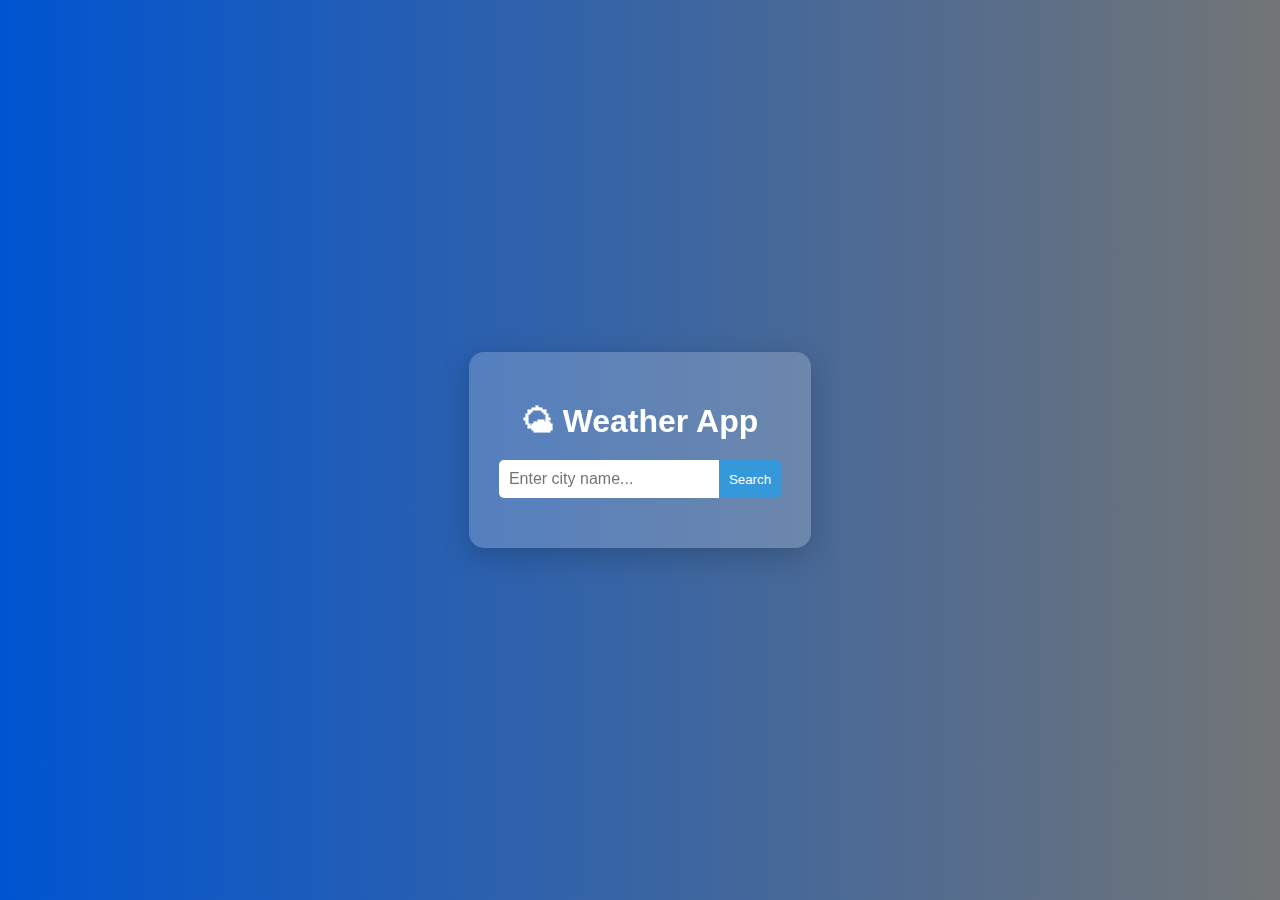
<file: Weather/index.html>
<!DOCTYPE html>
<html lang="en">

<head>
  <meta charset="UTF-8" />
  <meta name="viewport" content="width=device-width, initial-scale=1.0" />
  <title>🌤 Weather App</title>
  <link rel="stylesheet" href="style.css" />
</head>

<body>
  <div class="container">
    <h1>🌤 Weather App</h1>
    <div class="search-box">
      <input type="text" id="cityInput" placeholder="Enter city name..." />
      <button onclick="getWeather()">Search</button>
    </div>
    <div class="weather-card" id="weatherCard"></div>
  </div>
  <script src="script.js"></script>
</body>

</html>
</file>
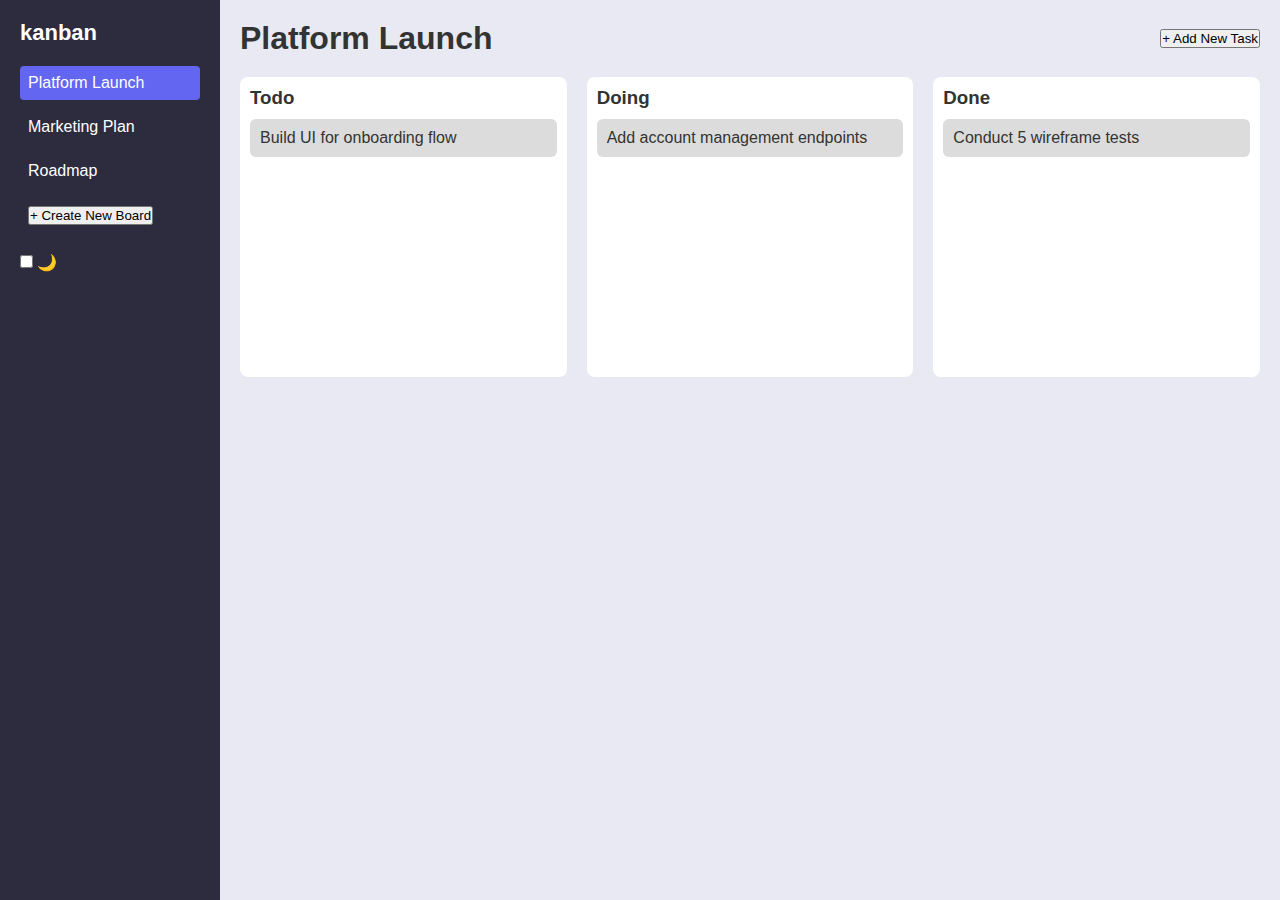
<file: Quiz/kanban/index.html>
<!DOCTYPE html>
<html lang="en">
<head>
  <meta charset="UTF-8" />
  <meta name="viewport" content="width=device-width, initial-scale=1.0" />
  <title>Kanban Task Management</title>
  <link rel="stylesheet" href="style.css" />
</head>
<body>
  <div class="app">
    <aside class="sidebar">
      <h2>kanban</h2>
      <ul class="board-list">
        <li class="active">Platform Launch</li>
        <li>Marketing Plan</li>
        <li>Roadmap</li>
        <li><button id="new-board">+ Create New Board</button></li>
      </ul>
      <div class="theme-toggle">
        <label>
          <input type="checkbox" id="toggle-theme" />
          <span>🌙</span>
        </label>
      </div>
    </aside>

    <main class="board">
      <header>
        <h1>Platform Launch</h1>
        <button id="add-task">+ Add New Task</button>
      </header>

      <section class="columns">
        <div class="column">
          <h3>Todo</h3>
          <div class="task">Build UI for onboarding flow</div>
        </div>
        <div class="column">
          <h3>Doing</h3>
          <div class="task">Add account management endpoints</div>
        </div>
        <div class="column">
          <h3>Done</h3>
          <div class="task">Conduct 5 wireframe tests</div>
        </div>
      </section>
    </main>
  </div>

  <script src="script.js"></script>
</body>
</html>
</file>
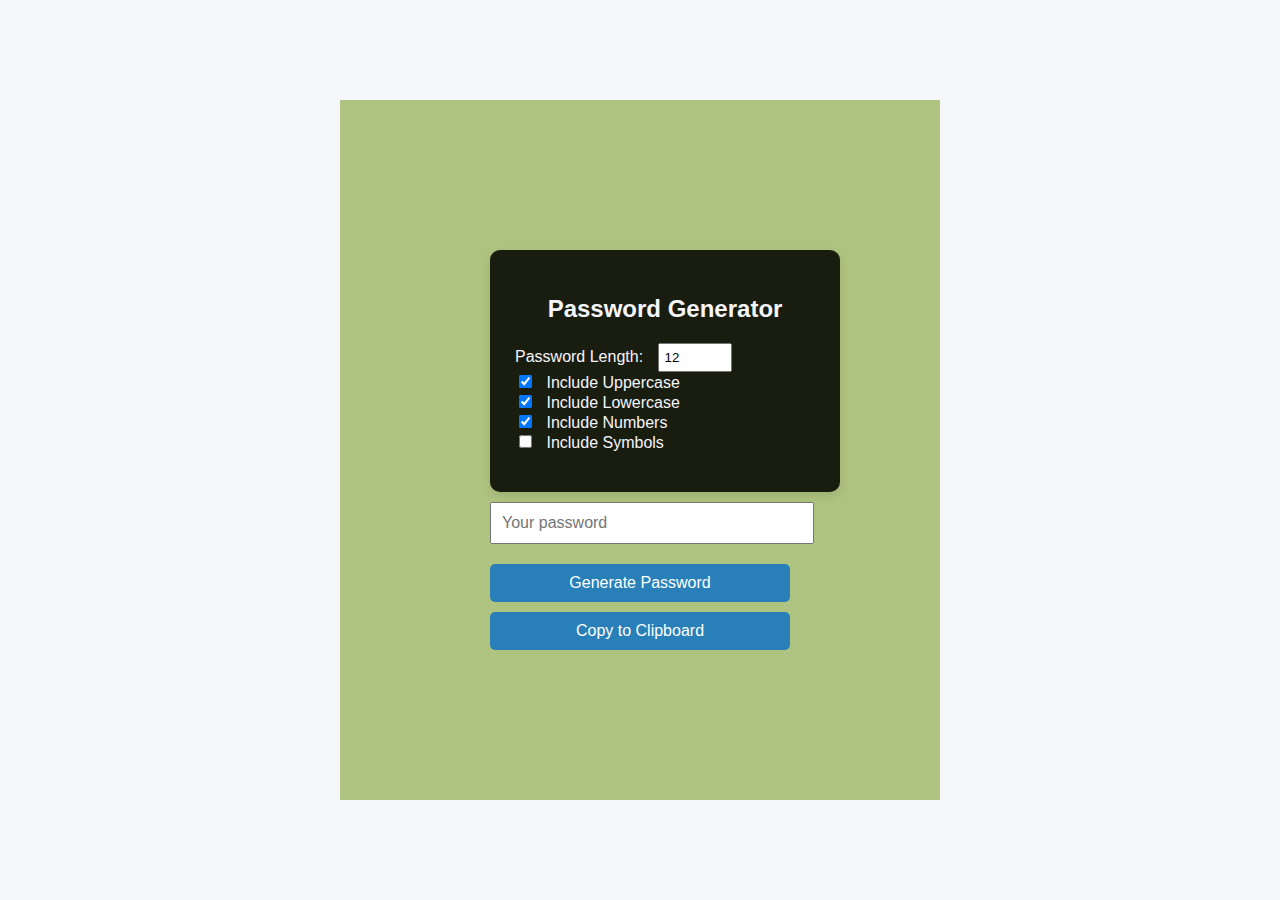
<file: Quiz/passward.html>
<!DOCTYPE html>
<html lang="en">
<head>
  <meta charset="UTF-8">
  <title>Password Generator</title>
  <link rel="stylesheet" href="style.css">
</head>
<body>
    <div class="main">
  <div class="app">
    <h2>Password Generator</h2>

    <div class="controls">
      <label>Password Length:
        <input type="number" id="length" value="12" min="4" max="50">
      </label>
      <div><input type="checkbox" id="uppercase" checked> Include Uppercase</div>
      <div><input type="checkbox" id="lowercase" checked> Include Lowercase</div>
      <div><input type="checkbox" id="numbers" checked> Include Numbers</div>
      <div><input type="checkbox" id="symbols"> Include Symbols</div>
    </div>
    </div>

    <input type="text" id="result" placeholder="Your password" readonly>
    <button onclick="generatePassword()">Generate Password</button>
    <button onclick="copyPassword()">Copy to Clipboard</button>
  </div>

  <script src="script.js"></script>
</body>
</html>
</file>
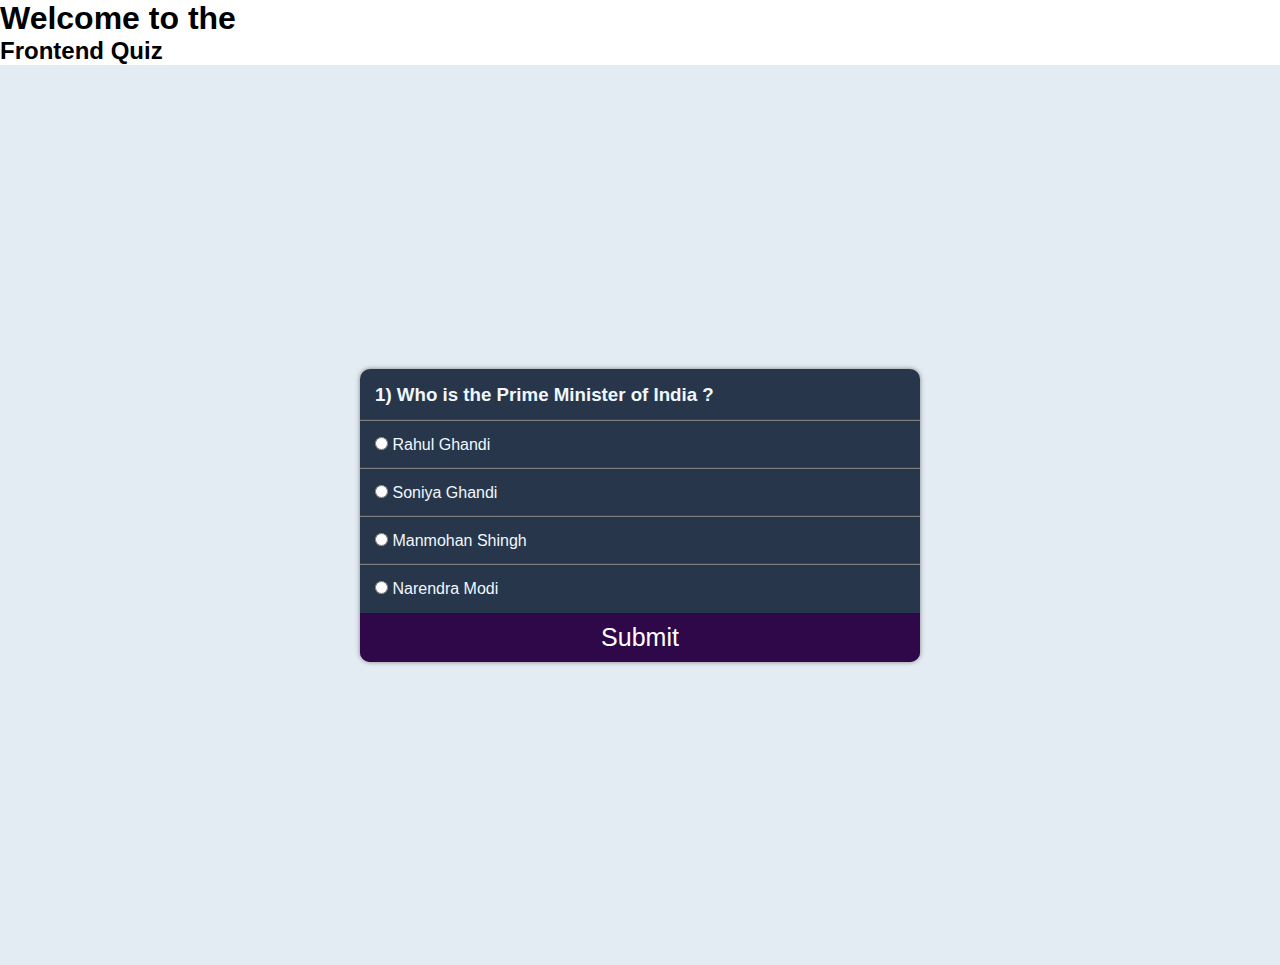
<file: Quiz/quiz.html>
<!DOCTYPE html>
<html lang="en">

<head>
    <meta charset="UTF-8">
    <meta http-equiv="X-UA-Compatible" content="IE=edge">
    <meta name="viewport" content="width=device-width, initial-scale=1.0">
    <title>Document</title>
    <link rel="stylesheet" href="quiz.css" />
</head>

<body>
    <h1>Welcome to the</h1>
    <h2>Frontend Quiz</h2>
    <section class="main">

        <div class="container">
            <div class="col">
                <h3 id="questionBox">
                    1) Lorem ipsum dolor sit amet, consectetur adipisicing elit Debitis?
                </h3>
            </div>
            <div class="col box">
                <input name="option" type="radio" id="first" value="a" required>
                <label for="first">Testing 1</label>
            </div>
            <div class="col box">
                <input name="option" type="radio" id="second" value="b" required>
                <label for="second">Testing 2</label>
            </div>
            <div class="col box">
                <input name="option" type="radio" id="third" value="c" required>
                <label for="third">Testing 3</label>
            </div>
            <div class="col box">
                <input name="option" type="radio" id="fourth" value="d" required>
                <label for="fourth">Testing 4</label>
            </div>
            <button id="submit">Submit</button>
        </div>

    </section>
    <script src="quiz.js"></script>
</body>

</html>
</file>
<file: Weather/style.css>
body {
  margin: 0;
  font-family: 'Segoe UI', sans-serif;
  background: linear-gradient(to right, #0054d1, #727575);
  display: flex;
  justify-content: center;
  align-items: center;
  height: 100vh;
}

.container {
  text-align: center;
  background: rgba(255,255,255,0.2);
  padding: 30px;
  border-radius: 15px;
  backdrop-filter: blur(10px);
  box-shadow: 0 8px 30px rgba(0,0,0,0.2);
}

h1 {
  color: #fff;
  margin-bottom: 20px;
}

.search-box {
  display: flex;
  justify-content: center;
  margin-bottom: 20px;
}

.search-box input {
  padding: 10px;
  border-radius: 5px 0 0 5px;
  border: none;
  width: 200px;
  font-size: 16px;
}

.search-box button {
  padding: 10px;
  background-color: #3498db;
  color: white;
  border: none;
  border-radius: 0 5px 5px 0;
  cursor: pointer;
}

.weather-card {
  color: white;
  margin-top: 20px;
  font-size: 18px;
}

.weather-card img {
  width: 80px;
}
</file>
<file: Quiz/kanban/style.css>
/* style.css */

* {
  box-sizing: border-box;
  margin: 0;
  padding: 0;
  font-family: Arial, sans-serif;
}

body {
  background-color: #f4f4f4;
  color: #333;
  transition: background 0.3s, color 0.3s;
}

body.dark {
  background-color: #1e1e2f;
  color: #f4f4f4;
}

.app {
  display: flex;
  height: 100vh;
}

.sidebar {
  width: 220px;
  background: #2c2c3e;
  color: white;
  padding: 20px;
}

.sidebar h2 {
  margin-bottom: 20px;
  font-size: 22px;
}

.board-list {
  list-style: none;
  margin-bottom: 20px;
}

.board-list li {
  margin: 10px 0;
  padding: 8px;
  cursor: pointer;
  border-radius: 4px;
}

.board-list .active {
  background: #6366f1;
}

.theme-toggle {
  margin-top: 20px;
}

.board {
  flex: 1;
  padding: 20px;
  background: #e9e9f3;
}

body.dark .board {
  background: #2b2b3c;
}

header {
  display: flex;
  justify-content: space-between;
  align-items: center;
  margin-bottom: 20px;
}

.columns {
  display: flex;
  gap: 20px;
}

.column {
  background: #fff;
  padding: 10px;
  border-radius: 8px;
  width: 100%;
  min-height: 300px;
}

body.dark .column {
  background: #3b3b4e;
}

.task {
  background: #dcdcdc;
  padding: 10px;
  margin-top: 10px;
  border-radius: 6px;
  cursor: pointer;
}

body.dark .task {
  background: #4b4b60;
}
</file>
<file: Quiz/style.css>
body {
  font-family: 'Segoe UI', sans-serif;
  background-color: #f5f6fa;
  display: flex;
  align-items: center;
  justify-content: center;
  height: 100vh;
  margin: 0;
}
.main{
    background-color: rgb(175, 195, 128);;
    padding: 150px;
  border-radius: 1px;
 
  width: 300px;
  text-align: center;
  box-shadow: #0d0d0e 
}
.app {
  background: rgb(25, 29, 16);
  padding: 25px;
  border-radius: 10px;
  box-shadow: 0 4px 8px rgba(0,0,0,0.1);
  width: 300px;
  text-align: center;
  box-shadow: #0d0d0e ;
  color: #f5f6fa;
}
input[type=checkbox] {
  margin-right: 10px;
}
.controls {
  text-align: left;
  margin: 15px 0;
}
input[type="number"] {
  width: 60px;
  padding: 5px;
  margin-left: 10px;
}
input[type="text"] {
  width: 100%;
  padding: 10px;
  font-size: 16px;
  margin-top: 10px;
  margin-bottom: 10px;
}
button {
  width: 100%;
  padding: 10px;
  font-size: 16px;
  background-color: #2980b9;
  color: white;
  border: none;
  border-radius: 5px;
  margin-top: 10px;
  cursor: pointer;
}
button:hover {
  background-color: #1f6391;
}
</file>
<file: Quiz/quiz.css>
* {
    padding: 0;
    margin: 0;
    box-sizing: border-box;
    font-family: 'Poppins', sans-serif;
}

@import url('https://fonts.googleapis.com/css2?family=Poppins:wght@100&display=swap');
.main {
    width: 100%;
    height: 100vh;
    display: flex;
    justify-content: center;
    align-items: center;
    background-color: rgb(228, 236, 243);
}

.container {
    width: 35rem;
    box-shadow: 0px 0px 5px grey;
    display: flex;
    background-color: rgb(40, 54, 75);
    border-radius: 10px;
    overflow: hidden;
    flex-direction: column;
    color: aliceblue;
}

.col {
    text-align: justify;
    padding: 15px;
    width: 95%;
}

#submit {
    width: 100%;
    background-color: rgb(47, 8, 73);
    transition: 0.5s;
    color: white;
    outline: none;
    border: none;
    font-size: 25px;
    display: block;
    padding: 10px;
    cursor: pointer;
}

#submit:hover {
    background-color: rgb(34, 6, 53);
}

.box {
    box-shadow: 0px -1px 1px grey;
    width: 100%;
}
</file>
